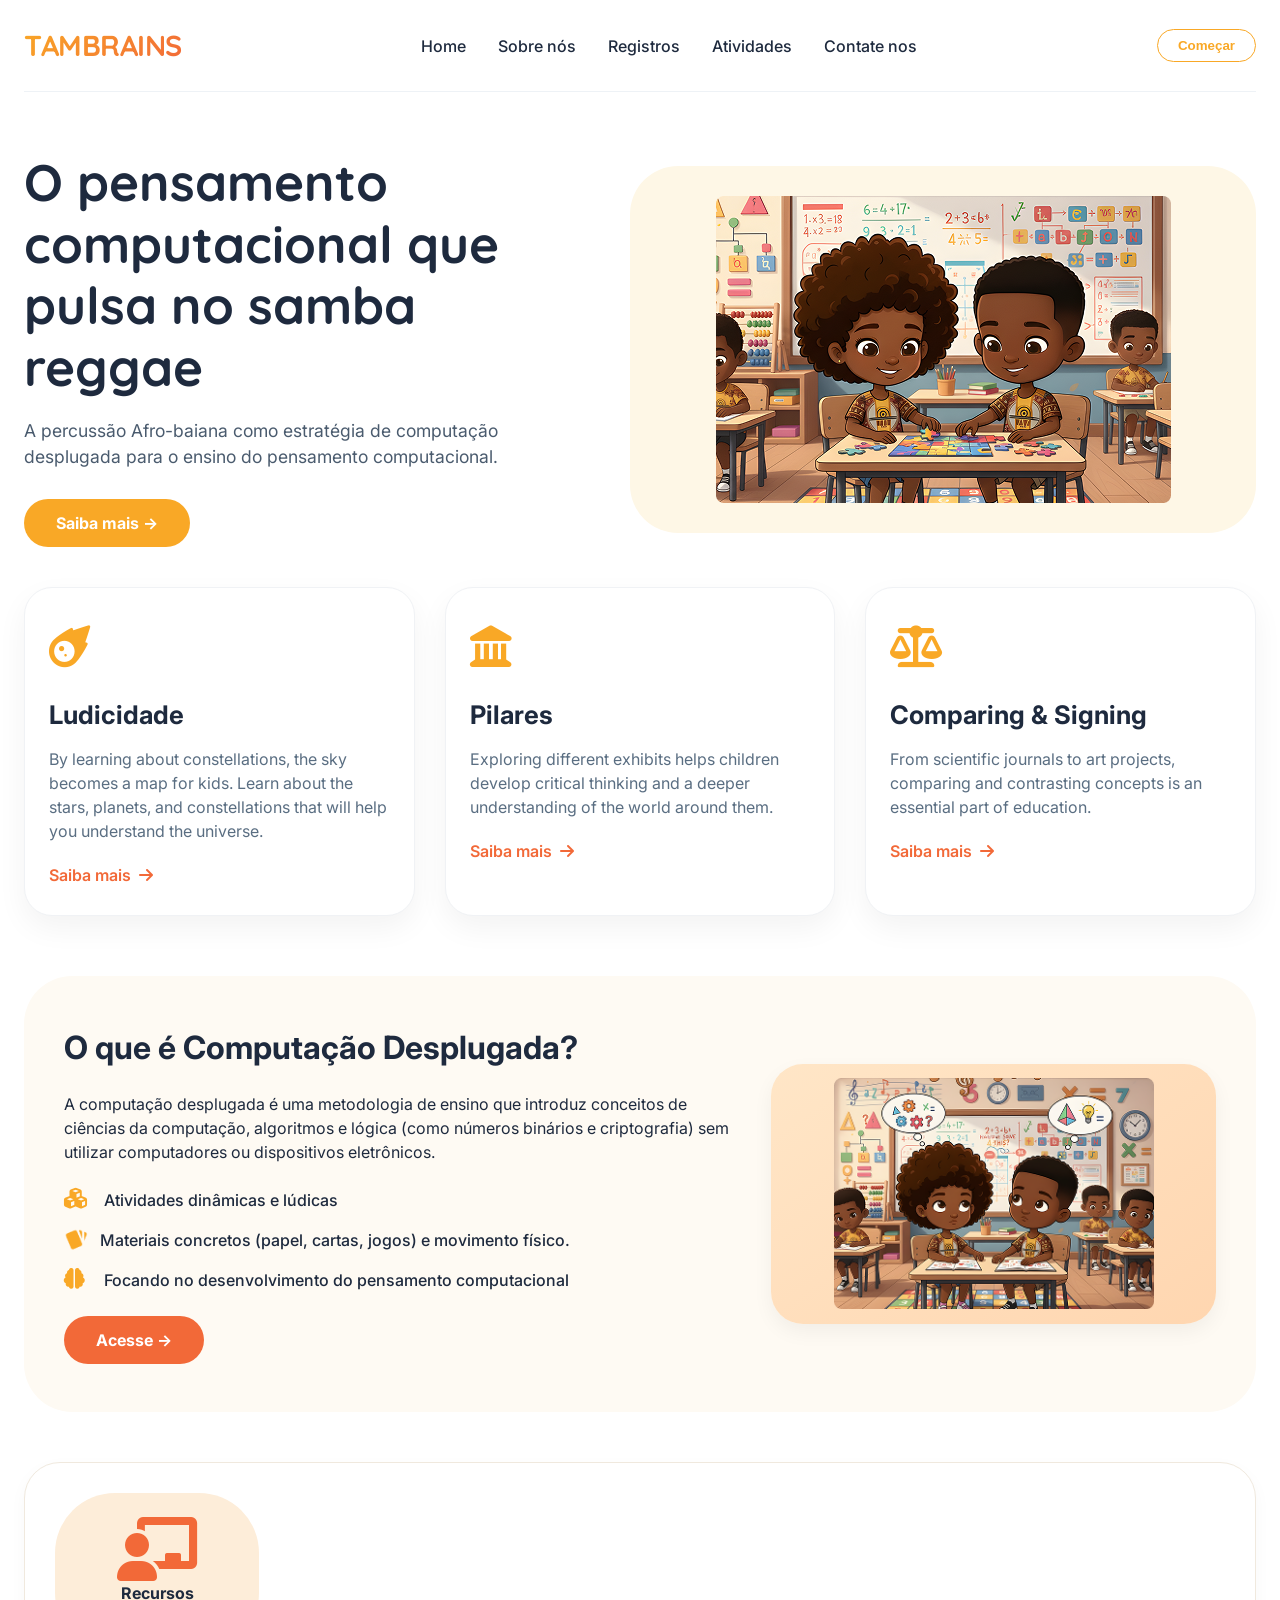
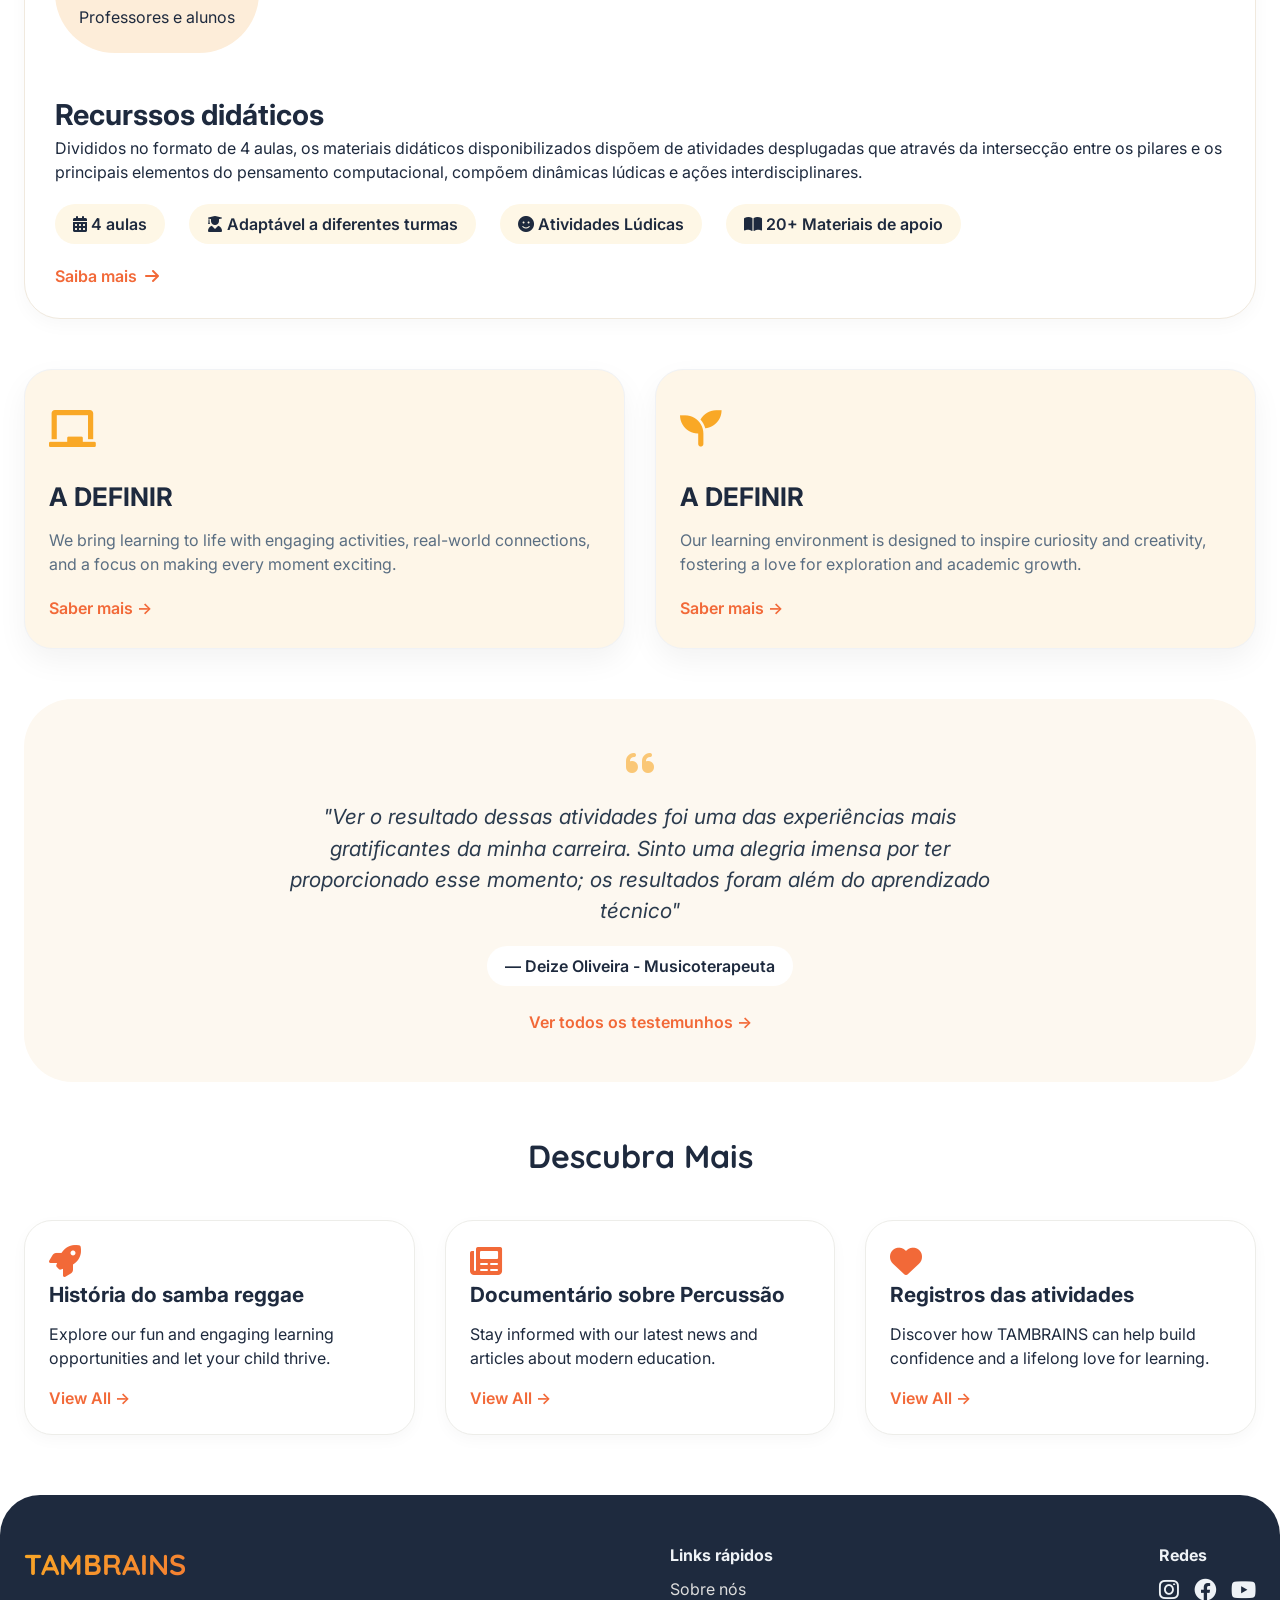
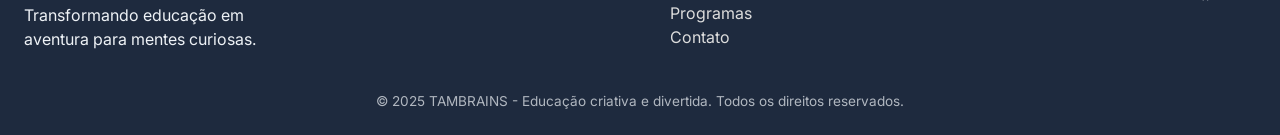
<file: index.html>
<!DOCTYPE html>
<html lang="pt-br">
<head>
    <meta charset="UTF-8">
    <meta name="viewport" content="width=device-width, initial-scale=1.0, user-scalable=yes">
    <title>O pensamento computacional que pulsa no samba reggae</title>
    <!-- Google Fonts para uma tipografia moderna -->
    <link href="https://fonts.googleapis.com/css2?family=Inter:opsz,wght@14..32,300;14..32,400;14..32,600;14..32,700;14..32,800&family=Quicksand:wght@400;500;600;700&display=swap" rel="stylesheet">
    <!-- Font Awesome 6 (gratuito) para ícones -->
    <link rel="stylesheet" href="https://cdnjs.cloudflare.com/ajax/libs/font-awesome/6.0.0-beta3/css/all.min.css">
    <!-- CSS Externo -->
    <link rel="stylesheet" href="style.css">
</head>
<body>

<div class="container">
    <!-- Navegação -->
    <div class="navbar">
        <div class="logo">TAMBRAINS</div>
        <ul class="nav-links">
            <li><a href="#">Home</a></li>
            <li><a href="#">Sobre nós</a></li>
            <li><a href="#">Registros</a></li>
            <li><a href="atividades.html">Atividades</a></li>
            <li><a href="#">Contate nos</a></li>
        </ul>
        <button class="btn-outline">Começar</button>
    </div>

    <!-- Hero principal: Unlock the Secrets -->
    <div class="hero">
        <div class="hero-content">
            <h1>O pensamento computacional que pulsa no samba reggae</h1>
            <p>A percussão Afro-baiana como estratégia de computação desplugada para o ensino do pensamento computacional.</p>
            <a href="#" class="btn-primary">Saiba mais →</a>
        </div>
       <div class="hero-stats">
        <img src="assets/images/Img1.png" alt="Descrição da Oficina" class="img-hero">
        </div>
        </div>

    <!-- Três cards principais: Astronomy, Museum, Comparing -->
    <div class="cards-grid">
        <div class="card">
            <div class="card-icon"><i class="fas fa-meteor"></i></div>
            <h3>Ludicidade</h3>
            <p>By learning about constellations, the sky becomes a map for kids. Learn about the stars, planets, and constellations that will help you understand the universe.</p>
            <a href="#" class="card-link">Saiba mais <i class="fas fa-arrow-right"></i></a>
        </div>
        <div class="card">
            <div class="card-icon"><i class="fas fa-landmark"></i></div>
            <h3>Pilares</h3>
            <p>Exploring different exhibits helps children develop critical thinking and a deeper understanding of the world around them.</p>
            <a href="#" class="card-link">Saiba mais <i class="fas fa-arrow-right"></i></a>
        </div>
        <div class="card">
            <div class="card-icon"><i class="fas fa-balance-scale"></i></div>
            <h3>Comparing & Signing</h3>
            <p>From scientific journals to art projects, comparing and contrasting concepts is an essential part of education.</p>
            <a href="#" class="card-link">Saiba mais <i class="fas fa-arrow-right"></i></a>
        </div>
    </div>

    <!-- Seção Computação Desplugada-->
    <div class="features-row">
        <div class="features-text">
            <h2>O que é Computação Desplugada?</h2>
            <p>A computação desplugada é uma metodologia de ensino que introduz conceitos de ciências da computação, algoritmos e lógica (como números binários e criptografia) sem utilizar computadores ou dispositivos eletrônicos.</p>
            <ul class="feature-list">
                <li><i class="fas fa-cubes"></i> Atividades dinâmicas e lúdicas</li>
                <li><img src="assets/icons/mdi_cards.png" alt="ícone de carta" class="custom-icon"> Materiais concretos (papel, cartas, jogos) e movimento físico.</li>
                <li><i class="fas fa-brain"></i> Focando no desenvolvimento do pensamento computacional</li>
            </ul>
            <a href="#" class="btn-primary" style="background:#F26938;">Acesse →</a>
        </div>
        <div class="features-img">
            <img src="assets/images/Img2.png" alt="Descrição da imagem" style="width: 320px; height: auto;">
        </div>
        </div>

    <!-- Teacher role-->
    <div class="teacher-profile">
        <div class="teacher-avatar">
            <i class="fas fa-chalkboard-user"></i>
            <h4>Recursos</h4>
            <p>Professores e alunos</p>
        </div>
        <div class="teacher-info">
            <h3>Recurssos didáticos </h3>
            <p>Divididos no formato de 4 aulas, os materiais didáticos disponibilizados dispõem de atividades desplugadas que através da intersecção entre os pilares e os principais elementos do pensamento computacional, compõem dinâmicas lúdicas e ações interdisciplinares.</p>
            <div class="teacher-stats">
                <span class="stat-mini"><i class="fas fa-calendar-alt"></i> 4 aulas</span>
                <span class="stat-mini"><i class="fas fa-user-graduate"></i> Adaptável a diferentes turmas</span>
                <span class="stat-mini"><i class="fas fa-smile"></i> Atividades Lúdicas</span>
                <span class="stat-mini"><i class="fas fa-book-open"></i>  20+ Materiais de apoio </span>
            </div>
            <a href="#" class="card-link" style="margin-top: 20px; display: inline-block;">Saiba mais  <i class="fas fa-arrow-right"></i></a>
        </div>
    </div>

    <!-- Exciting Classes for Every Kid + stimulating space (2 blocos) -->
    <div class="cards-grid" style="margin-bottom: 20px;">
        <div class="card" style="background:#FEF6E8;">
            <div class="card-icon"><i class="fas fa-chalkboard"></i></div>
            <h3>A DEFINIR</h3>
            <p>We bring learning to life with engaging activities, real-world connections, and a focus on making every moment exciting.</p>
            <a href="#" class="card-link">Saber mais →</a>
        </div>
        <div class="card" style="background:#FEF6E8;">
            <div class="card-icon"><i class="fas fa-seedling"></i></div>
            <h3>A DEFINIR</h3>
            <p>Our learning environment is designed to inspire curiosity and creativity, fostering a love for exploration and academic growth.</p>
            <a href="#" class="card-link">Saber mais →</a>
        </div>
    </div>

    <!-- Depoimentos "What Parents Say" -->
    <div class="testimonials">
        <i class="fas fa-quote-left" style="font-size: 2rem; color:#F9A826; opacity:0.6;"></i>
        <div class="testimonial-text">"Ver o resultado dessas atividades foi uma das experiências mais gratificantes da minha carreira. Sinto uma alegria imensa por ter proporcionado esse momento; os resultados foram além do aprendizado técnico"</div>
        <div class="stat-mini" style="background: white; display: inline-block;">— Deize Oliveira - Musicoterapeuta</div>
        <div style="margin-top: 24px;"><a href="#" class="card-link">Ver todos os testemunhos →</a></div>
    </div>

    <!-- Discover fun learning opportunities + stay updated + Build confidence (três colunas estilo artigos/news) -->
    <h2 class="section-title" style="margin-bottom: 20px;">Descubra Mais</h2>
    <div class="grid-articles">
        <div class="article-card">
            <i class="fas fa-rocket" style="font-size: 2rem; color:#F26938;"></i>
            <h4>História do samba reggae</h4>
            <p>Explore our fun and engaging learning opportunities and let your child thrive.</p>
            <a href="#" class="btn-sm">View All →</a>
        </div>
        <div class="article-card">
            <i class="fas fa-newspaper" style="font-size: 2rem; color:#F26938;"></i>
            <h4>Documentário sobre Percussão</h4>
            <p>Stay informed with our latest news and articles about modern education.</p>
            <a href="#" class="btn-sm">View All →</a>
        </div>
        <div class="article-card">
            <i class="fas fa-heart" style="font-size: 2rem; color:#F26938;"></i>
            <h4>Registros das atividades</h4>
            <p>Discover how TAMBRAINS can help build confidence and a lifelong love for learning.</p>
            <a href="#" class="btn-sm">View All →</a>
        </div>
    </div>

</div> <!-- fim container -->

<footer>
    <div class="container">
        <div class="footer-inner">
            <div>
                <div class="footer-logo">TAMBRAINS</div>
                <p style="margin-top: 16px; max-width: 260px;">Transformando educação em aventura para mentes curiosas.</p>
            </div>
            <div>
                <h4>Links rápidos</h4>
                <ul style="list-style: none; margin-top: 10px;">
                    <li><a href="#" style="color:#ddd; text-decoration: none;">Sobre nós</a></li>
                    <li><a href="#" style="color:#ddd; text-decoration: none;">Programas</a></li>
                    <li><a href="#" style="color:#ddd; text-decoration: none;">Contato</a></li>
                </ul>
            </div>
            <div>
                <h4>Redes</h4>
                <div style="display: flex; gap: 15px; margin-top: 12px;">
                    <i class="fab fa-instagram" style="font-size: 1.4rem;"></i>
                    <i class="fab fa-facebook" style="font-size: 1.4rem;"></i>
                    <i class="fab fa-youtube" style="font-size: 1.4rem;"></i>
                </div>
            </div>
        </div>
        <div class="copyright">
            © 2025 TAMBRAINS - Educação criativa e divertida. Todos os direitos reservados.
        </div>
    </div>
</footer>

<!-- Script para navegação demonstrativa -->
<script>
    document.querySelectorAll('a[href="#"]').forEach(link => {
        link.addEventListener('click', (e) => {
            e.preventDefault();
            alert('Navegação demonstrativa: esta é uma landing page estática do TAMBRAINS.');
        });
    });
    document.querySelectorAll('.btn-primary, .btn-outline, .card-link, .btn-sm').forEach(btn => {
        if(btn.getAttribute('href') === '#') {
            btn.addEventListener('click', (e) => {
                e.preventDefault();
                alert('Explore mais conteúdos incríveis do TAMBRAINS!');
            });
        }
    });
</script>
</body>
</html>
</file>
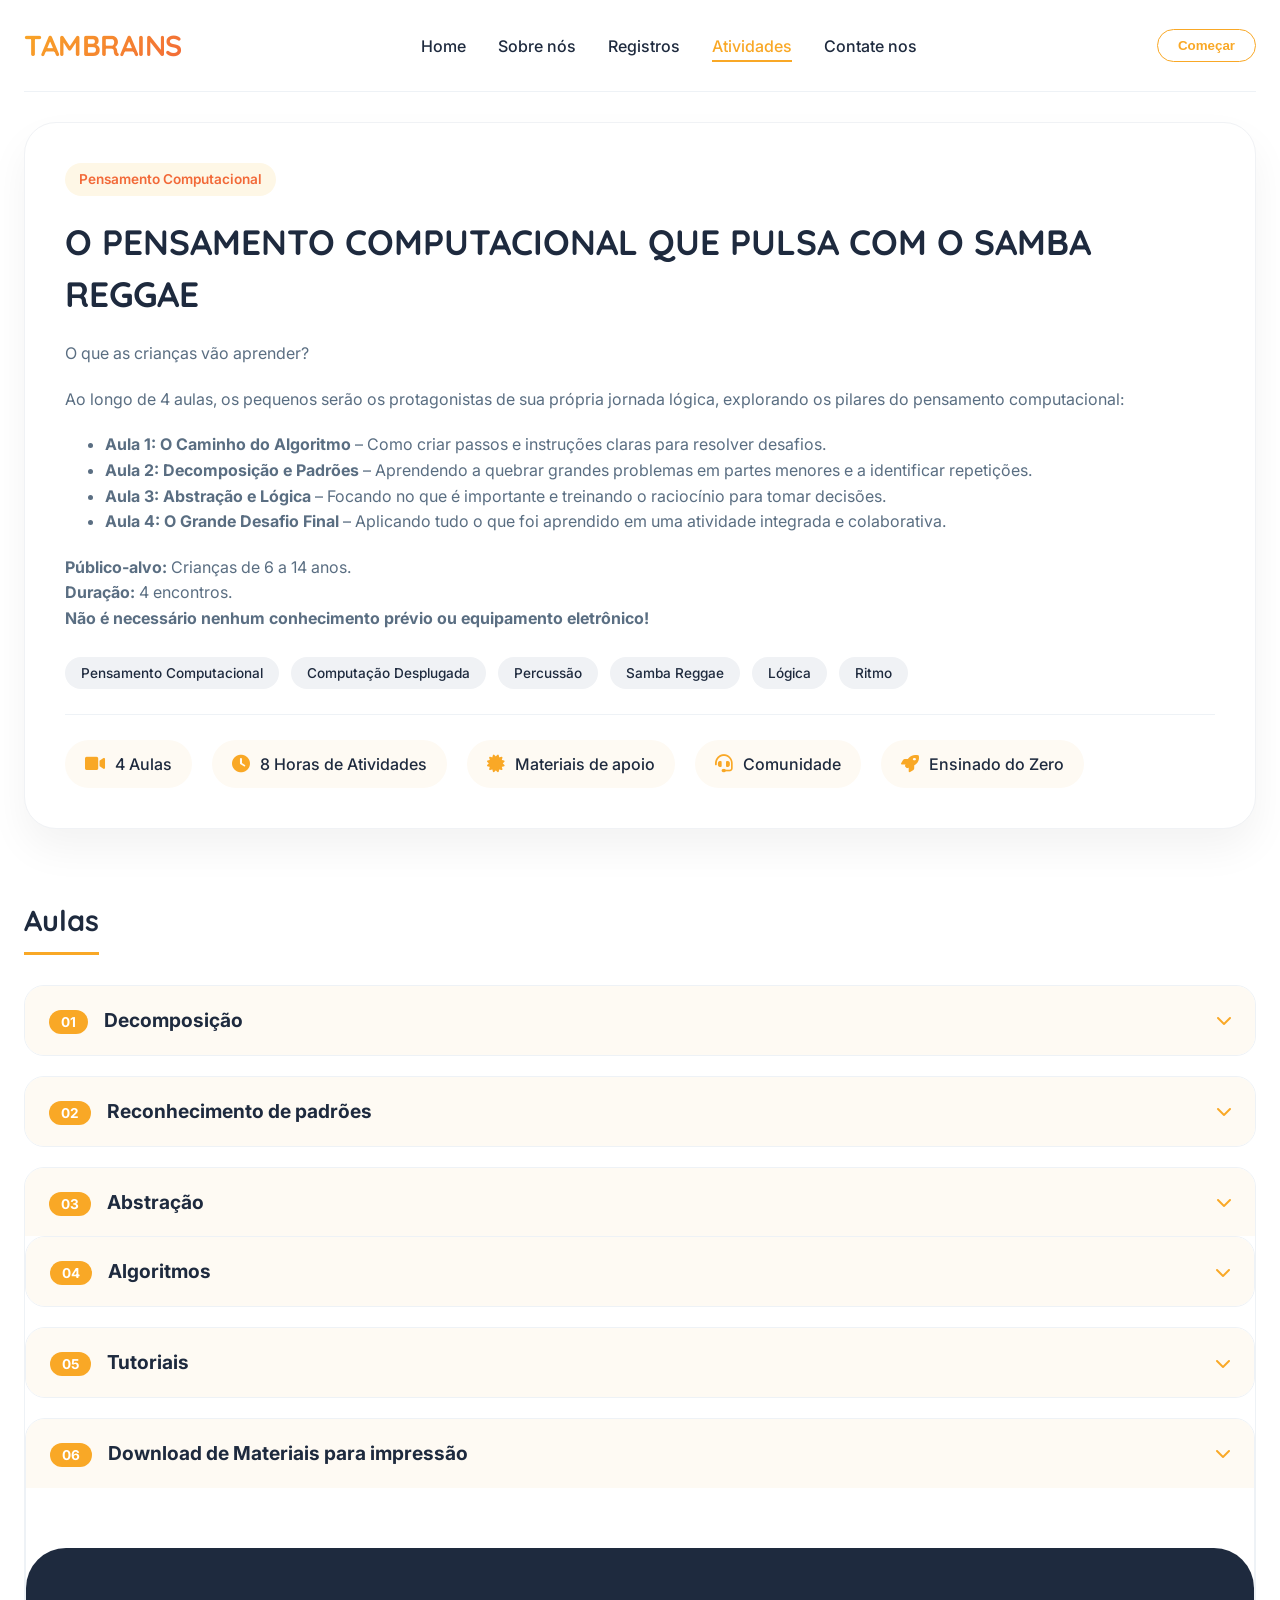
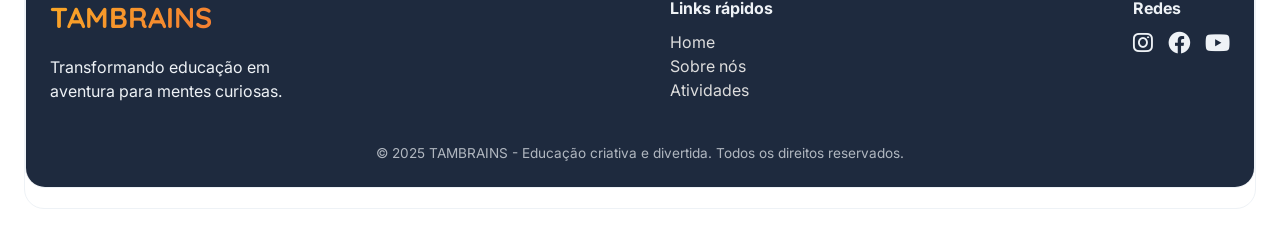
<file: atividades.html>
<!DOCTYPE html>
<html lang="pt-br">
<head>
    <meta charset="UTF-8">
    <meta name="viewport" content="width=device-width, initial-scale=1.0, user-scalable=yes">
    <title>TAMBRAINS | Atividades do Curso</title>
    <!-- Google Fonts -->
    <link href="https://fonts.googleapis.com/css2?family=Inter:opsz,wght@14..32,300;14..32,400;14..32,500;14..32,600;14..32,700;14..32,800&family=Quicksand:wght@400;500;600;700&display=swap" rel="stylesheet">
    <!-- Font Awesome -->
    <link rel="stylesheet" href="https://cdnjs.cloudflare.com/ajax/libs/font-awesome/6.0.0-beta3/css/all.min.css">
    <link rel="stylesheet" href="style.css">
</head>
<body>

<div class="container">
    <!-- Navegação -->
    <div class="navbar">
        <div class="logo">TAMBRAINS</div>
        <ul class="nav-links">
            <li><a href="index.html">Home</a></li>
            <li><a href="#">Sobre nós</a></li>
            <li><a href="#">Registros</a></li>
            <li><a href="atividades.html" class="active">Atividades</a></li>
            <li><a href="#">Contate nos</a></li>
        </ul>
        <button class="btn-outline">Começar</button>
    </div>


    <!-- Informações principais do curso -->
    <div class="course-info-card">
        <div class="course-info-left">
            <span class="course-code">Pensamento Computacional</span>
        </div>
        <h1 class="course-main-title">O PENSAMENTO COMPUTACIONAL QUE PULSA COM O SAMBA REGGAE</h1>
        <p class="course-description">
        O que as crianças vão aprender?
        </p>

        <p class="course-description">
            Ao longo de 4 aulas, os pequenos serão os protagonistas de sua própria jornada lógica, explorando os pilares do pensamento computacional:
        </p>

        <ul class="course-description" style="margin-left: 40px;">
            <li><b>Aula 1: O Caminho do Algoritmo</b> – Como criar passos e instruções claras para resolver desafios.</li>
            <li><b>Aula 2: Decomposição e Padrões</b> – Aprendendo a quebrar grandes problemas em partes menores e a identificar repetições.</li>
            <li><b>Aula 3: Abstração e Lógica</b> – Focando no que é importante e treinando o raciocínio para tomar decisões.</li>
            <li><b>Aula 4: O Grande Desafio Final</b> – Aplicando tudo o que foi aprendido em uma atividade integrada e colaborativa.</li>
        </ul>

        <p class="course-description">
            <b>Público-alvo:</b> Crianças de 6 a 14 anos.<br>
            <b>Duração:</b> 4 encontros.<br>
            <b>Não é necessário nenhum conhecimento prévio ou equipamento eletrônico!</b>
        </p>
        
        <!-- Tecnologias -->
        <div class="tech-tags">
            <span class="tech-tag">Pensamento Computacional</span>
            <span class="tech-tag">Computação Desplugada</span>
            <span class="tech-tag">Percussão</span>
            <span class="tech-tag">Samba Reggae</span>
            <span class="tech-tag">Lógica</span>
            <span class="tech-tag">Ritmo</span>
        </div>
        
        <!-- Estatísticas do curso -->
        <div class="course-stats-grid">
            <div class="stat-card"><i class="fas fa-video"></i> 4 Aulas</div>
            <div class="stat-card"><i class="fas fa-clock"></i> 8 Horas de Atividades</div>
            <div class="stat-card"><i class="fas fa-certificate"></i> Materiais de apoio</div>
            <div class="stat-card"><i class="fas fa-headset"></i> Comunidade</div>
            <div class="stat-card"><i class="fas fa-rocket"></i> Ensinado do Zero</div>
        </div>
    </div>

    <!-- Grade do Curso -->
    <h2 class="section-title-module">Aulas</h2>
    
    <!-- Módulo 01 -->
    <div class="module">
        <div class="module-header">
            <h3><span class="module-number">01</span> Decomposição</h3>
            <i class="fas fa-chevron-down"></i>
        </div>
        <div class="module-lessons">
            <div class="lesson-item"><span class="lesson-code">0101</span> Materiais Necessários <span class="duration"> 20 minutos</span></div>
            <div class="lesson-item"><span class="lesson-code">0102</span> Momento Inicial <span class="duration"> 20 minutos</span></div>
            <div class="lesson-item"><span class="lesson-code">0103</span> Desenvolvimento <span class="duration"> 40 minutos</span></div>
            <div class="lesson-item"><span class="lesson-code">0104</span> Fechamento <span class="duration"> 20 minutos</span></div>
            <div class="lesson-item"><span class="lesson-code">0105</span> Materiais <span class="duration">Leitura</span></div>
            <div class="lesson-item"><span class="lesson-code">0106</span> Referências <span class="duration">Leitura</span></div>
            
        </div>
    </div>

    <!-- Módulo 02 -->
    <div class="module">
        <div class="module-header">
            <h3><span class="module-number">02</span> Reconhecimento de padrões</h3>
            <i class="fas fa-chevron-down"></i>
        </div>
        <div class="module-lessons">
            <div class="lesson-item"><span class="lesson-code">0201</span> Materiais Necessários <span class="duration">Duração: 20minutos</span></div>
            <div class="lesson-item"><span class="lesson-code">0202</span> Momento Inicial <span class="duration">Duração: 20minutos</span></div>
            <div class="lesson-item"><span class="lesson-code">0203</span> Desenvolvimento  <span class="duration">Duração: 40 minutos</span></div>
            <div class="lesson-item"><span class="lesson-code">0204</span> Fechamento: <span class="duration">Duração: 20 minutos</span></div>
            <div class="lesson-item"><span class="lesson-code">0205</span> Materiais </div>
            <div class="lesson-item"><span class="lesson-code">0206</span> Referências </div>
        </div>
    </div>

    <!-- Módulo 03 -->
    <div class="module">
        <div class="module-header">
            <h3><span class="module-number">03</span> Abstração</h3>
            <i class="fas fa-chevron-down"></i>
        </div>
        <div class="module-lessons">
            <div class="lesson-item"><span class="lesson-code">0301</span> Materiais Necessários <span class="duration">Duração: 20minutos</span></div>
            <div class="lesson-item"><span class="lesson-code">0302</span> Momento Inicial <span class="duration">Duração: 20minutos</span></div>
            <div class="lesson-item"><span class="lesson-code">0303</span> Desenvolvimento  <span class="duration">Duração: 40 minutos</span></div>
            <div class="lesson-item"><span class="lesson-code">0304</span> Fechamento: <span class="duration">Duração: 20 minutos</span></div>
            <div class="lesson-item"><span class="lesson-code">0305</span> Materiais </div>
            <div class="lesson-item"><span class="lesson-code">0306</span> Referências </div>
        </div>

    <!-- Módulo 04 -->
    <div class="module">
        <div class="module-header">
            <h3><span class="module-number">04</span> Algoritmos</h3>
            <i class="fas fa-chevron-down"></i>
        </div>
        <div class="module-lessons">
            <div class="lesson-item"><span class="lesson-code">0401</span> Materiais Necessários <span class="duration">Duração: 20minutos</span></div>
            <div class="lesson-item"><span class="lesson-code">0402</span> Momento Inicial <span class="duration">Duração: 20minutos</span></div>
            <div class="lesson-item"><span class="lesson-code">0403</span> Desenvolvimento  <span class="duration">Duração: 40 minutos</span></div>
            <div class="lesson-item"><span class="lesson-code">0404</span> Fechamento: <span class="duration">Duração: 20 minutos</span></div>
            <div class="lesson-item"><span class="lesson-code">0405</span> Materiais </div>
            <div class="lesson-item"><span class="lesson-code">0406</span> Referências </div>
        </div>
    </div>

    <!-- Módulo 05 -->
    <div class="module">
        <div class="module-header">
            <h3><span class="module-number">05</span> Tutoriais</h3>
            <i class="fas fa-chevron-down"></i>
        </div>
        <div class="module-lessons">
            <div class="lesson-item"><span class="lesson-code">0502</span> Apresentação <span class="duration">08:38</span></div>
            <div class="lesson-item"><span class="lesson-code">0503</span> Mini Documentário <span class="duration">40:13</span></div>
            <div class="lesson-item"><span class="lesson-code">0503</span> Samba Reggae <span class="duration">07:58</span></div>
            <div class="lesson-item"><span class="lesson-code">0504</span> Computação Desplugada <span class="duration">04:54</span></div>
            <div class="lesson-item"><span class="lesson-code">0504</span> Pensamento Computacional <span class="duration">09:42</span></div>
            <div class="lesson-item"><span class="lesson-code">0505</span> Aplicação das atividades <span class="duration">08:04</span></div>
            <div class="lesson-item"><span class="lesson-code">0506</span> Utilização dos materiais <span class="duration">04:34</span></div>
            <div class="lesson-item"><span class="lesson-code">0506</span> Recursos Alternativos <span class="duration">05:08</span></div>
        </div>
    </div>

    <!-- Módulo 06 -->
    <div class="module">
        <div class="module-header">
            <h3><span class="module-number">06</span> Download de Materiais para impressão</h3>
            <i class="fas fa-chevron-down"></i>
        </div>
        <div class="module-lessons">
            <div class="lesson-item"><span class="lesson-code">0601</span> Aula 1 </div>
            <div class="lesson-item"><span class="lesson-code">0602</span> Aula 2 </div>
            <div class="lesson-item"><span class="lesson-code">0603</span> Aula 3 </div>
            <div class="lesson-item"><span class="lesson-code">0604</span> Aula 4 </div>    
    </div>

    <!-- Cookie Notice -->
    <!-- <div class="cookie-notice">
        <p>Este site utiliza cookies para a análise de uso e anúncios.</p>
        <div class="cookie-buttons">
            <button class="btn-customize">Personalizar</button>
            <button class="btn-continue-cookie">Continuar</button>
        </div>
    </div>

</div> -->

<footer>
    <div class="container">
        <div class="footer-inner">
            <div>
                <div class="footer-logo">TAMBRAINS</div>
                <p style="margin-top: 16px; max-width: 260px;">Transformando educação em aventura para mentes curiosas.</p>
            </div>
            <div>
                <h4>Links rápidos</h4>
                <ul style="list-style: none; margin-top: 10px;">
                    <li><a href="index.html" style="color:#ddd; text-decoration: none;">Home</a></li>
                    <li><a href="#" style="color:#ddd; text-decoration: none;">Sobre nós</a></li>
                    <li><a href="atividades.html" style="color:#ddd; text-decoration: none;">Atividades</a></li>
                </ul>
            </div>
            <div>
                <h4>Redes</h4>
                <div style="display: flex; gap: 15px; margin-top: 12px;">
                    <i class="fab fa-instagram" style="font-size: 1.4rem;"></i>
                    <i class="fab fa-facebook" style="font-size: 1.4rem;"></i>
                    <i class="fab fa-youtube" style="font-size: 1.4rem;"></i>
                </div>
            </div>
        </div>
        <div class="copyright">
            © 2025 TAMBRAINS - Educação criativa e divertida. Todos os direitos reservados.
        </div>
    </div>
</footer>

<script>
    // Accordion para os módulos
    document.querySelectorAll('.module-header').forEach(header => {
        header.addEventListener('click', () => {
            const module = header.parentElement;
            module.classList.toggle('active');
        });
    });
    
    // Links demonstrativos
    document.querySelectorAll('a[href="#"]').forEach(link => {
        link.addEventListener('click', (e) => {
            e.preventDefault();
            alert('Navegação demonstrativa: esta é uma landing page estática do TAMBRAINS.');
        });
    });
</script>
</body>
</html>
</file>
<file: style.css>
* {
    margin: 0;
    padding: 0;
    box-sizing: border-box;
}

body {
    font-family: 'Inter', sans-serif;
    background-color: #ffffff;
    color: #1E2A3E;
    line-height: 1.5;
    scroll-behavior: smooth;
}

.container {
    max-width: 1280px;
    margin: 0 auto;
    padding: 0 24px;
}

/* header / navegação */
.navbar {
    display: flex;
    justify-content: space-between;
    align-items: center;
    padding: 24px 0;
    flex-wrap: wrap;
    gap: 20px;
    border-bottom: 1px solid #eef2f6;
}

.logo {
    font-size: 1.8rem;
    font-weight: 800;
    font-family: 'Quicksand', sans-serif;
    background: linear-gradient(135deg, #F9A826, #F26938);
    -webkit-background-clip: text;
    background-clip: text;
    color: transparent;
    letter-spacing: -0.5px;
}

.logo span {
    color: #F26938;
    background: none;
    -webkit-background-clip: unset;
    background-clip: unset;
}

.nav-links {
    display: flex;
    gap: 32px;
    list-style: none;
    font-weight: 500;
}

.nav-links a {
    text-decoration: none;
    color: #1E2A3E;
    transition: color 0.2s;
    font-size: 1rem;
}

.nav-links a:hover {
    color: #F9A826;
}

.btn-outline {
    border: 1.5px solid #F9A826;
    background: transparent;
    padding: 8px 20px;
    border-radius: 40px;
    font-weight: 600;
    color: #F9A826;
    cursor: pointer;
    transition: 0.2s;
}

.btn-outline:hover {
    background: #F9A826;
    color: white;
}

/* hero */
.hero {
    display: flex;
    flex-wrap: wrap;
    align-items: center;
    justify-content: space-between;
    gap: 40px;
    padding: 60px 0 40px;
}

.hero-content {
    flex: 1;
}

.hero-content h1 {
    font-size: 3.2rem;
    font-weight: 800;
    line-height: 1.2;
    margin-bottom: 20px;
    font-family: 'Quicksand', sans-serif;
    color: #1E2A3E;
}

.hero-content p {
    font-size: 1.1rem;
    color: #4a5b6e;
    margin-bottom: 28px;
    max-width: 90%;
}

.btn-primary {
    background: #F9A826;
    border: none;
    padding: 12px 32px;
    border-radius: 40px;
    font-weight: 700;
    font-size: 1rem;
    color: white;
    cursor: pointer;
    transition: all 0.2s;
    display: inline-block;
    text-decoration: none;
}

.btn-primary:hover {
    background: #e08e1a;
    transform: translateY(-2px);
}

.hero-stats {
    flex: 1;
    background: #FEF7E6;
    border-radius: 48px;
    padding: 30px;
    display: flex;
    flex-wrap: wrap;
    justify-content: center;
    gap: 20px;
    align-items: center;    
    overflow: hidden;        
}

.img-hero {
    max-width: 90%;         
    max-height: 90%;       
    height: auto;
    object-fit: contain;     
}

.custom-icon {
    width: 24px;  
    height: 24px; 
    display: inline-block;
    vertical-align: middle; 
}

.stat-item {
    text-align: center;
}

.stat-number {
    font-size: 2rem;
    font-weight: 800;
    color: #F26938;
}

.stat-label {
    font-size: 0.9rem;
    font-weight: 500;
}

/* grade de cards (3 colunas) */
.section-title {
    font-size: 2rem;
    font-weight: 700;
    margin: 48px 0 32px 0;
    font-family: 'Quicksand', sans-serif;
    text-align: center;
}

.cards-grid {
    display: grid;
    grid-template-columns: repeat(auto-fit, minmax(280px, 1fr));
    gap: 30px;
    margin-bottom: 60px;
}

.card {
    background: white;
    border-radius: 28px;
    padding: 28px 24px;
    box-shadow: 0 12px 30px rgba(0,0,0,0.05);
    transition: 0.25s ease;
    border: 1px solid #f0f2f5;
}

.card:hover {
    transform: translateY(-6px);
    box-shadow: 0 20px 35px rgba(0,0,0,0.1);
}

.card-icon {
    font-size: 2.6rem;
    color: #F9A826;
    margin-bottom: 18px;
}

.card h3 {
    font-size: 1.6rem;
    margin-bottom: 12px;
    font-weight: 700;
}

.card p {
    color: #5a6e82;
    margin-bottom: 20px;
}

.card-link {
    font-weight: 600;
    color: #F26938;
    text-decoration: none;
    display: inline-flex;
    align-items: center;
    gap: 8px;
}

.card-link i {
    transition: transform 0.2s;
}

.card-link:hover i {
    transform: translateX(4px);
}

/* seção de destaques com 3 bullets e imagem (simulada) */
.features-row {
    display: flex;
    flex-wrap: wrap;
    gap: 40px;
    background: #FEFAF3;
    border-radius: 48px;
    padding: 48px 40px;
    margin: 40px 0;
    align-items: center;
}

.features-text {
    flex: 1.2;
}

.features-text h2 {
    font-size: 2rem;
    margin-bottom: 20px;
}

.feature-list {
    list-style: none;
    margin: 24px 0;
}

.feature-list li {
    margin-bottom: 16px;
    display: flex;
    align-items: center;
    gap: 12px;
    font-weight: 500;
}

.feature-list i {
    color: #F9A826;
    font-size: 1.3rem;
    width: 28px;
}

.features-img {
    flex: 0.8;
    background: linear-gradient(145deg, #FFE6C7, #FFD6B0);
    border-radius: 32px;
    height: 260px;
    display: flex;
    align-items: center;
    justify-content: center;
    font-size: 3rem;
    color: #c97e2a;
    box-shadow: 0 8px 20px rgba(0,0,0,0.05);
}

.feature-icon {
    width: 180px;  
    height: auto;  
    display: block;
    margin: 0 auto; 
}

/* Opcional: aumentar um pouco mais em telas maiores */
@media (min-width: 768px) {
    .feature-icon {
        width: 250px;
    }
}

/* role do professor + depoimentos */
.teacher-profile {
    display: flex;
    flex-wrap: wrap;
    gap: 40px;
    background: #fff;
    border-radius: 36px;
    padding: 30px;
    margin: 50px 0;
    align-items: center;
    box-shadow: 0 6px 18px rgba(0,0,0,0.03);
    border: 1px solid #f0e9de;
}

.teacher-avatar {
    background: #FDEDD9;
    border-radius: 60px;
    padding: 24px;
    text-align: center;
    min-width: 180px;
}

.teacher-avatar i {
    font-size: 4rem;
    color: #F26938;
}

.teacher-info h3 {
    font-size: 1.8rem;
    font-weight: 700;
}

.teacher-stats {
    display: flex;
    flex-wrap: wrap;
    gap: 24px;
    margin-top: 20px;
}

.stat-mini {
    background: #FEF7E6;
    border-radius: 40px;
    padding: 8px 18px;
    font-weight: 600;
}

.testimonials {
    background: #FDF8F0;
    border-radius: 48px;
    padding: 48px 32px;
    text-align: center;
    margin: 50px 0;
}

.testimonial-text {
    font-size: 1.3rem;
    font-style: italic;
    max-width: 700px;
    margin: 20px auto;
    color: #2b3b4e;
}

.grid-articles {
    display: grid;
    grid-template-columns: repeat(auto-fit, minmax(260px, 1fr));
    gap: 30px;
    margin: 40px 0;
}

.article-card {
    background: #ffffff;
    border-radius: 28px;
    padding: 24px;
    box-shadow: 0 5px 15px rgba(0,0,0,0.03);
    border: 1px solid #edede9;
    transition: 0.2s;
}

.article-card h4 {
    font-size: 1.3rem;
    margin-bottom: 12px;
}

.btn-sm {
    margin-top: 16px;
    display: inline-block;
    font-weight: 600;
    color: #F26938;
    text-decoration: none;
}

footer {
    background: #1E2A3E;
    color: #eef2f6;
    padding: 48px 0 24px;
    margin-top: 60px;
    border-radius: 40px 40px 0 0;
}

.footer-inner {
    display: flex;
    flex-wrap: wrap;
    justify-content: space-between;
    gap: 30px;
}

.footer-logo {
    font-size: 1.8rem;
    font-weight: 800;
    font-family: 'Quicksand', sans-serif;
    background: linear-gradient(135deg, #F9A826, #F26938);
    -webkit-background-clip: text;
    background-clip: text;
    color: transparent;
}

.copyright {
    text-align: center;
    margin-top: 40px;
    font-size: 0.85rem;
    opacity: 0.7;
}

/* Responsividade */
@media (max-width: 800px) {
    .navbar {
        flex-direction: column;
    }
    .hero-content h1 {
        font-size: 2.3rem;
    }
    .hero-content p {
        max-width: 100%;
    }
    .section-title {
        font-size: 1.7rem;
    }
}

button, a {
    cursor: pointer;
}

/* ============================================
   NOVOS ESTILOS PARA A PÁGINA DE ATIVIDADES
   ============================================ */

/* Navegação - link ativo */
.nav-links a.active {
    color: #F9A826;
    border-bottom: 2px solid #F9A826;
    padding-bottom: 4px;
}

/* Course Header */
.course-header {
    background: linear-gradient(135deg, #1E2A3E 0%, #2a3a4e 100%);
    border-radius: 24px;
    padding: 24px 32px;
    margin: 40px 0 30px;
    display: flex;
    flex-wrap: wrap;
    justify-content: space-between;
    align-items: center;
    gap: 20px;
}

.course-progress {
    display: flex;
    align-items: center;
    gap: 15px;
    flex-wrap: wrap;
}

.progress-label {
    color: #F9A826;
    font-weight: 600;
    font-size: 0.9rem;
}

.progress-bar-container {
    width: 200px;
    height: 8px;
    background: #3a4a5e;
    border-radius: 10px;
    overflow: hidden;
}

.progress-bar-fill {
    height: 100%;
    background: #F9A826;
    border-radius: 10px;
    transition: width 0.3s ease;
}

.progress-percent {
    color: white;
    font-weight: 700;
}

.course-stats-badge {
    display: flex;
    gap: 12px;
    align-items: center;
    flex-wrap: wrap;
}

.stat-badge {
    background: #2a3a4e;
    color: #ddd;
    padding: 8px 16px;
    border-radius: 40px;
    font-size: 0.85rem;
}

.btn-reset, .btn-continue {
    padding: 8px 20px;
    border-radius: 40px;
    border: none;
    font-weight: 600;
    cursor: pointer;
    transition: 0.2s;
}

.btn-reset {
    background: transparent;
    border: 1px solid #F9A826;
    color: #F9A826;
}

.btn-reset:hover {
    background: #F9A826;
    color: #1E2A3E;
}

.btn-continue {
    background: #F9A826;
    color: #1E2A3E;
}

.btn-continue:hover {
    background: #e08e1a;
    transform: translateY(-2px);
}

/* Course Info Card */
.course-info-card {
    background: white;
    border-radius: 32px;
    padding: 40px;
    margin: 30px 0;
    box-shadow: 0 20px 40px rgba(0,0,0,0.05);
    border: 1px solid #f0f2f5;
}

.course-info-left {
    display: flex;
    justify-content: space-between;
    margin-bottom: 20px;
    flex-wrap: wrap;
    gap: 10px;
}

.course-code {
    background: #FEF7E6;
    padding: 6px 14px;
    border-radius: 30px;
    font-weight: 600;
    color: #F26938;
    font-size: 0.85rem;
}

.course-duration {
    color: #8a9aae;
    font-size: 0.9rem;
}

.course-main-title {
    font-size: 2.2rem;
    font-weight: 800;
    margin-bottom: 20px;
    font-family: 'Quicksand', sans-serif;
    color: #1E2A3E;
}

.course-description {
    color: #5a6e82;
    line-height: 1.6;
    margin-bottom: 20px;
}

/* Tech Tags */
.tech-tags {
    display: flex;
    flex-wrap: wrap;
    gap: 12px;
    margin: 25px 0;
}

.tech-tag {
    background: #F0F2F5;
    padding: 6px 16px;
    border-radius: 30px;
    font-size: 0.85rem;
    font-weight: 500;
    color: #1E2A3E;
}

.tech-tag:hover {
    background: #F9A826;
    color: white;
    transition: 0.2s;
}

/* Course Stats Grid */
.course-stats-grid {
    display: flex;
    flex-wrap: wrap;
    gap: 20px;
    margin-top: 25px;
    padding-top: 25px;
    border-top: 1px solid #eef2f6;
}

.stat-card {
    background: #FEFAF3;
    padding: 12px 20px;
    border-radius: 50px;
    font-weight: 500;
    display: flex;
    align-items: center;
    gap: 10px;
}

.stat-card i {
    color: #F9A826;
    font-size: 1.1rem;
}

/* Modules Section */
.section-title-module {
    font-size: 1.8rem;
    font-weight: 700;
    margin: 40px 0 30px;
    font-family: 'Quicksand', sans-serif;
    color: #1E2A3E;
    padding-bottom: 10px;
    border-bottom: 3px solid #F9A826;
    display: inline-block;
}

.module {
    background: white;
    border-radius: 20px;
    margin-bottom: 20px;
    border: 1px solid #eef2f6;
    overflow: hidden;
    transition: 0.2s;
}

.module-header {
    display: flex;
    justify-content: space-between;
    align-items: center;
    padding: 20px 24px;
    background: #FEFAF3;
    cursor: pointer;
    transition: 0.2s;
}

.module-header:hover {
    background: #FEF5E8;
}

.module-header h3 {
    font-size: 1.2rem;
    font-weight: 700;
}

.module-number {
    background: #F9A826;
    color: white;
    padding: 4px 12px;
    border-radius: 30px;
    font-size: 0.85rem;
    margin-right: 12px;
}

.module-header i {
    color: #F9A826;
    transition: transform 0.3s;
}

.module.active .module-header i {
    transform: rotate(180deg);
}

.module-lessons {
    display: none;
    padding: 0;
}

.module.active .module-lessons {
    display: block;
}

.lesson-item {
    display: flex;
    justify-content: space-between;
    align-items: center;
    padding: 14px 24px;
    border-top: 1px solid #eef2f6;
    transition: 0.2s;
}

.lesson-item:hover {
    background: #FEFAF3;
}

.lesson-code {
    font-family: monospace;
    font-weight: 600;
    color: #F26938;
    min-width: 70px;
}

.duration {
    color: #8a9aae;
    font-size: 0.85rem;
    font-family: monospace;
}

/* Cookie Notice */
.cookie-notice {
    position: fixed;
    bottom: 20px;
    right: 20px;
    left: auto;
    background: #1E2A3E;
    color: white;
    padding: 16px 24px;
    border-radius: 16px;
    display: flex;
    flex-wrap: wrap;
    align-items: center;
    justify-content: space-between;
    gap: 20px;
    z-index: 1000;
    box-shadow: 0 10px 30px rgba(0,0,0,0.2);
    max-width: 450px;
}

.cookie-notice p {
    margin: 0;
    font-size: 0.85rem;
}

.cookie-buttons {
    display: flex;
    gap: 12px;
}

.btn-customize {
    background: transparent;
    border: 1px solid #F9A826;
    color: #F9A826;
    padding: 6px 16px;
    border-radius: 30px;
    cursor: pointer;
}

.btn-continue-cookie {
    background: #F9A826;
    border: none;
    color: #1E2A3E;
    padding: 6px 20px;
    border-radius: 30px;
    font-weight: 600;
    cursor: pointer;
}

/* Responsividade para atividades */
@media (max-width: 768px) {
    .course-header {
        flex-direction: column;
        align-items: flex-start;
    }
    
    .course-main-title {
        font-size: 1.6rem;
    }
    
    .course-info-card {
        padding: 24px;
    }
    
    .cookie-notice {
        left: 20px;
        right: 20px;
        max-width: none;
    }
    
    .module-header h3 {
        font-size: 1rem;
    }
    
    .lesson-item {
        flex-direction: column;
        align-items: flex-start;
        gap: 8px;
    }
}
</file>
